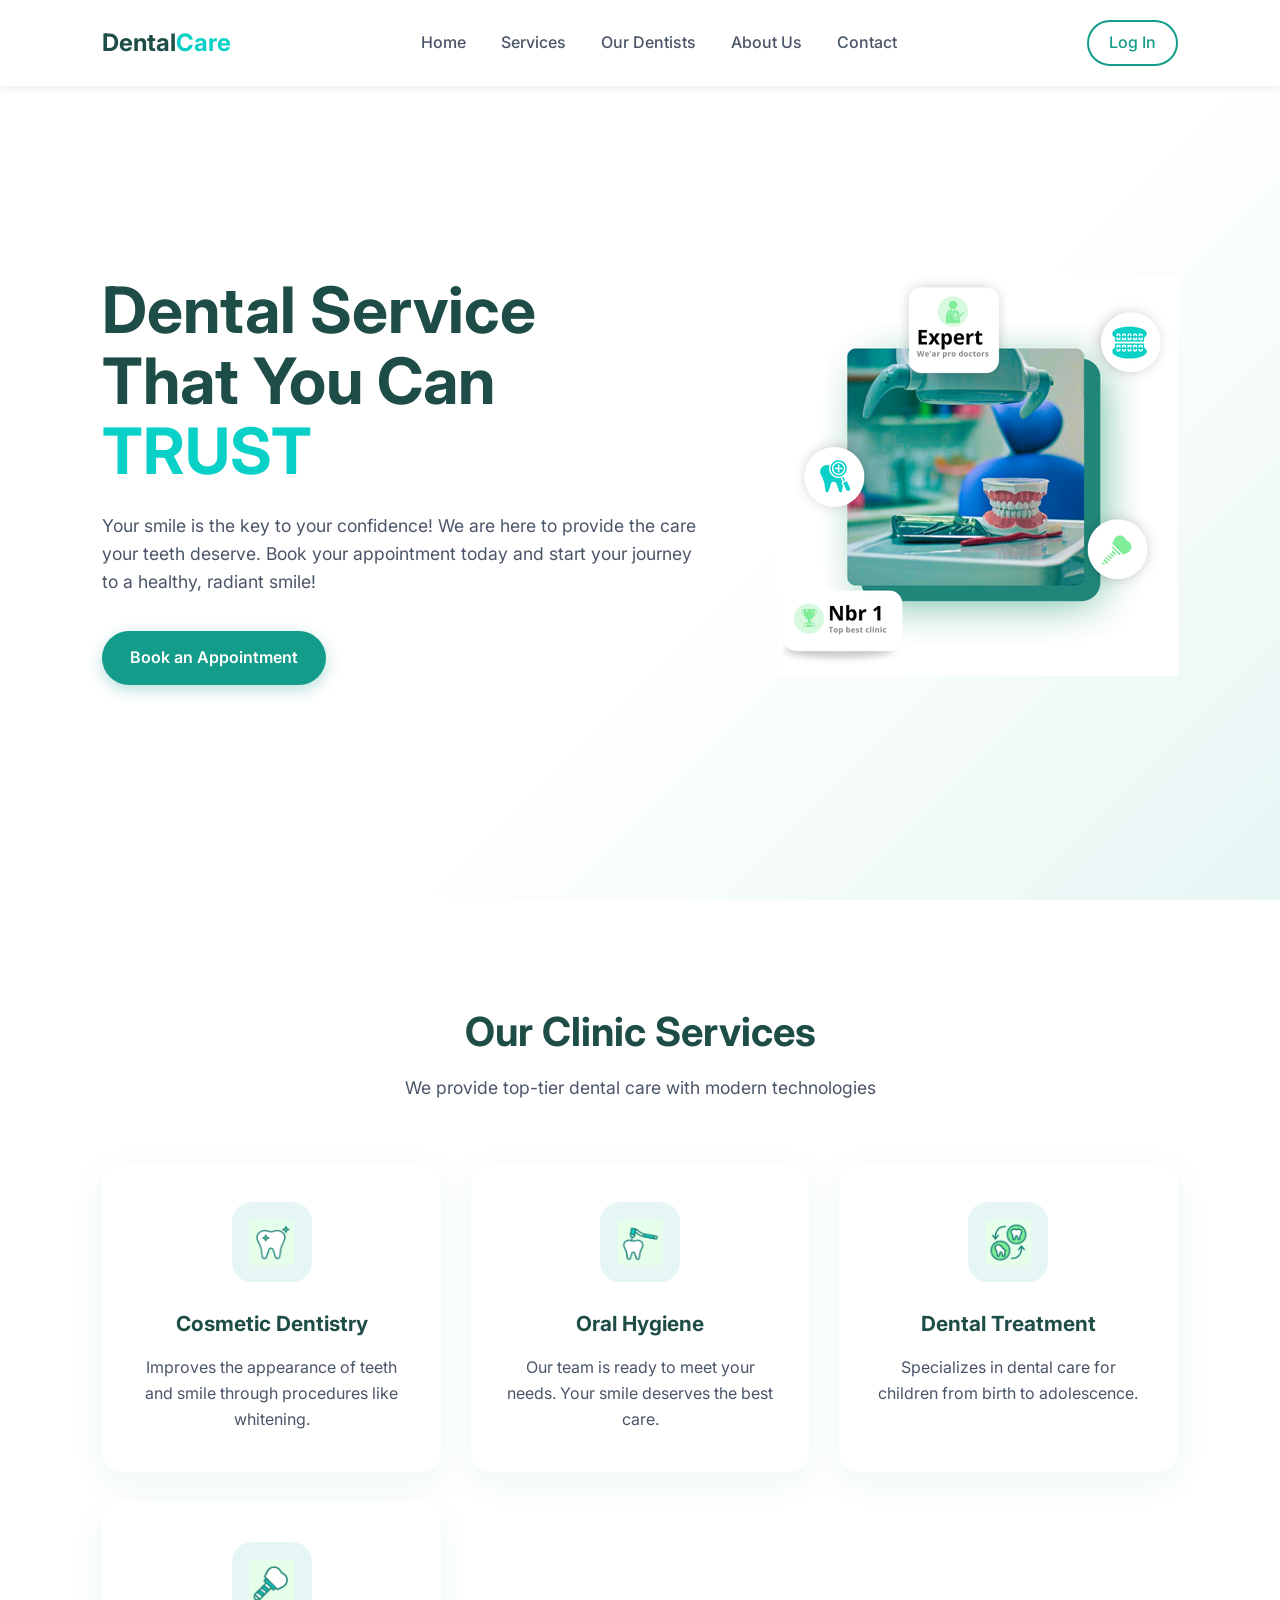
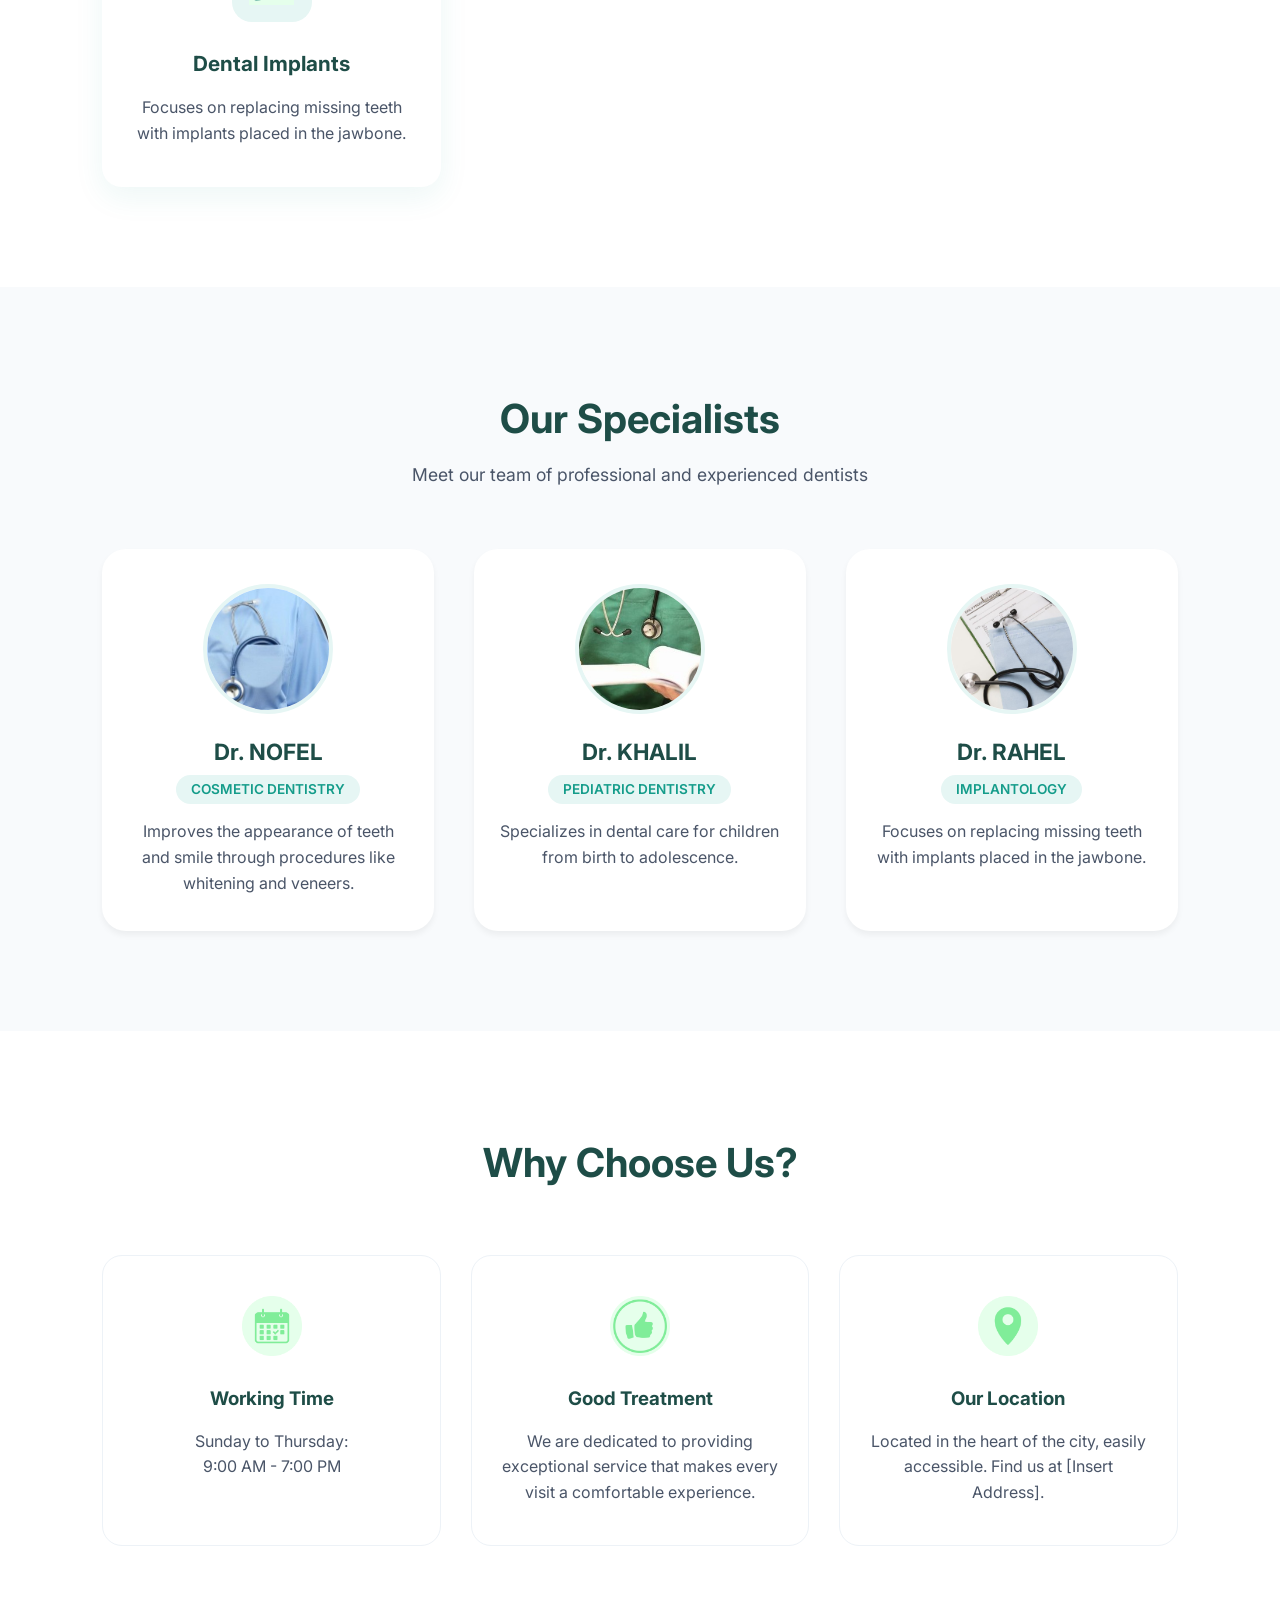
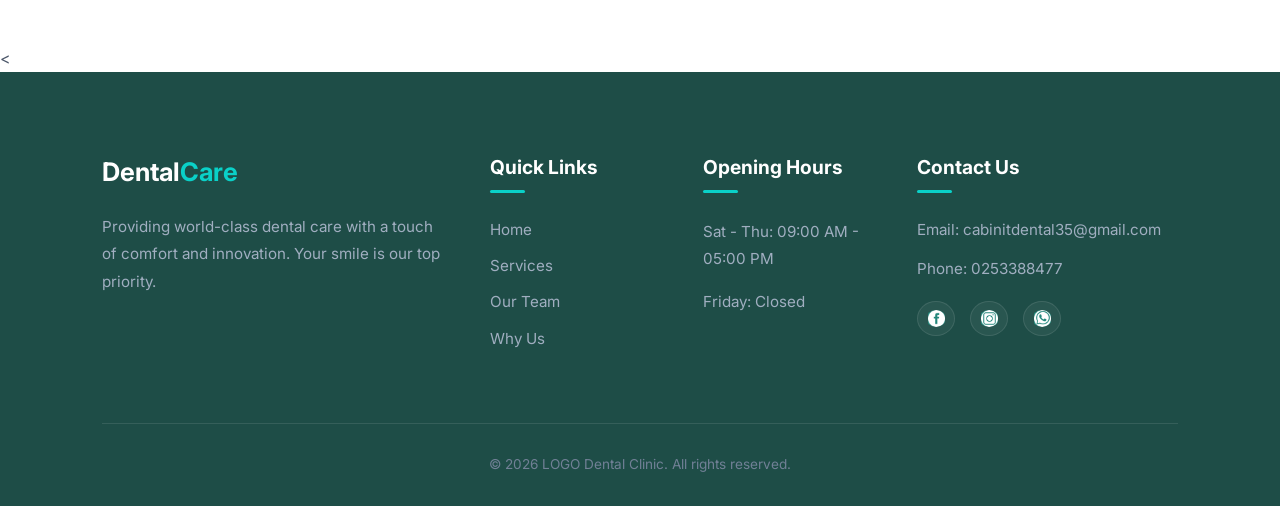
<file: index.html>
<!DOCTYPE html>
<html lang="en">
<head>
    <meta charset="UTF-8">
    <meta http-equiv="X-UA-Compatible" content="IE=edge">
    <meta name="viewport" content="width=device-width, initial-scale=1.0">
    <title>Modern Dental Clinic</title>
    <!-- خط مودرن واحترافي -->
    <link href="https://fonts.googleapis.com/css2?family=Inter:wght@300;400;500;600;700&display=swap" rel="stylesheet">
    <link rel="stylesheet" href="landingpage.css">
    <link rel="icon" href="a.ico">
</head>
<body>

    <!-- Header / Navbar -->
    <header class="navbar">
        <div class="logo">    
            
            <h2>Dental<span>Care</span></h2>
        </div>
        <ul class="nav-links">
            <li><a href="#home">Home</a></li>
            <li><a href="#serv">Services</a></li>
            <li><a href="#menu">Our Dentists</a></li>
            <li><a href="#features">About Us</a></li>
            <li><a href="#extra">Contact</a></li>
        </ul>
        <div class="nav-actions">
            <a href="./login.html" class="btn-secondary">Log In</a>
        </div>
    </header>

    <!-- Hero Section -->
    <main id="home" class="hero">
        <div class="hero-content">
            <h1>Dental Service <br>That You Can <br><span>TRUST</span></h1>
            <p class="hero-subtitle">Your smile is the key to your confidence! We are here to provide the care your teeth deserve. Book your appointment today and start your journey to a healthy, radiant smile!</p>
            <a href="../clientrdv/rdv.php" class="btn-primary">Book an Appointment</a>
        </div>
        <div class="hero-image">
            <img src="14.png" alt="Dental Care">
        </div>
    </main>

    <!-- Services Section -->
    <section id="serv" class="services">
        <div class="section-title">
            <h2>Our Clinic Services</h2>
            <p>We provide top-tier dental care with modern technologies</p>
        </div>
        <div class="services-grid">
            <div class="service-card"> 
                <div class="service-icon-bg">
                    <img src="19.png" alt="Cosmetic">
                </div>
                <h3>Cosmetic Dentistry</h3>
                <p>Improves the appearance of teeth and smile through procedures like whitening.</p>
            </div>
            <div class="service-card">
                <div class="service-icon-bg">
                    <img src="20.png" alt="Hygiene">
                </div>
                <h3>Oral Hygiene</h3>
                <p>Our team is ready to meet your needs. Your smile deserves the best care.</p>
            </div>
            <div class="service-card">
                <div class="service-icon-bg">
                    <img src="21.png" alt="Treatment">
                </div>
                <h3>Dental Treatment</h3>
                <p>Specializes in dental care for children from birth to adolescence.</p>
            </div>
            <div class="service-card">
                <div class="service-icon-bg">
                    <img src="22.png" alt="Implants">
                </div>
                <h3>Dental Implants</h3>
                <p>Focuses on replacing missing teeth with implants placed in the jawbone.</p>
            </div>
        </div>
    </section>

    <!-- Dentists Section -->
    <section id="menu" class="dentists">
        <div class="section-title">
            <h2>Our Specialists</h2>
            <p>Meet our team of professional and experienced dentists</p>
        </div>
        <div class="dentists-grid">
            <div class="dentist-card">
                <div class="avatar-container">
                    <img src="ac_.jpg" alt="Dr. Nofel">
                </div>
                <h3>Dr. NOFEL</h3>
                <span class="specialty">Cosmetic Dentistry</span>
                <p>Improves the appearance of teeth and smile through procedures like whitening and veneers.</p>
            </div>
            <div class="dentist-card">
                <div class="avatar-container">
                    <img src="ab.jpg" alt="Dr. Khalil">
                </div>
                <h3>Dr. KHALIL</h3>
                <span class="specialty">Pediatric Dentistry</span>
                <p>Specializes in dental care for children from birth to adolescence.</p>
            </div>
            <div class="dentist-card">
                <div class="avatar-container">
                    <img src="ad.jpg" alt="Dr. Rahel">
                </div>
                <h3>Dr. RAHEL</h3>
                <span class="specialty">Implantology</span>
                <p>Focuses on replacing missing teeth with implants placed in the jawbone.</p>
            </div>
        </div>
    </section>

    <!-- About / Features Section -->
    <section id="features" class="features">
        <div class="section-title">
            <h2>Why Choose Us?</h2>
        </div>
        <div class="features-grid">
            <div class="feature-card">
                <img src="16.png" alt="Working Time">
                <h3>Working Time</h3>
                <p>Sunday to Thursday:<br>9:00 AM - 7:00 PM</p>
            </div>
            <div class="feature-card">
                <img src="17.png" alt="Treatment">
                <h3>Good Treatment</h3>
                <p>We are dedicated to providing exceptional service that makes every visit a comfortable experience.</p>
            </div>
            <div class="feature-card">
                <img src="15.png" alt="Location">
                <h3>Our Location</h3>
                <p>Located in the heart of the city, easily accessible. Find us at [Insert Address].</p>
            </div>
        </div>
    </section>

    <<footer id="extra" class="footer">
    <div class="footer-container">
        
        <div class="footer-column">
            <div class="footer-logo">
                
               <h2>Dental<span>Care</span></h2>
            </div>
            <p>Providing world-class dental care with a touch of comfort and innovation. Your smile is our top priority.</p>
        </div>

        <div class="footer-column">
            <h3>Quick Links</h3>
            <ul class="footer-links">
                <li><a href="#">Home</a></li>
                <li><a href="#services">Services</a></li>
                <li><a href="#dentists">Our Team</a></li>
                <li><a href="#features">Why Us</a></li>
            </ul>
        </div>

        <div class="footer-column">
            <h3>Opening Hours</h3>
            <p>Sat - Thu: 09:00 AM - 05:00 PM</p>
            <p>Friday: Closed</p>
        </div>

        <div class="footer-column">
            <h3>Contact Us</h3>
            <ul class="contact-info" style="list-style: none;">
                <li>Email: cabinitdental35@gmail.com</li>
                <li>Phone: 0253388477</li>
            </ul>
            <div class="social-icons">
                <img src="2.png" alt="Facebook">
                <img src="3.png" alt="Instagram">
                <img src="4.png" alt="Twitter">
            </div>
        </div>

    </div>

    <div class="footer-bottom">
        <p>&copy; 2026 LOGO Dental Clinic. All rights reserved.</p>
    </div>
</footer>

</body>
</html>
</file>
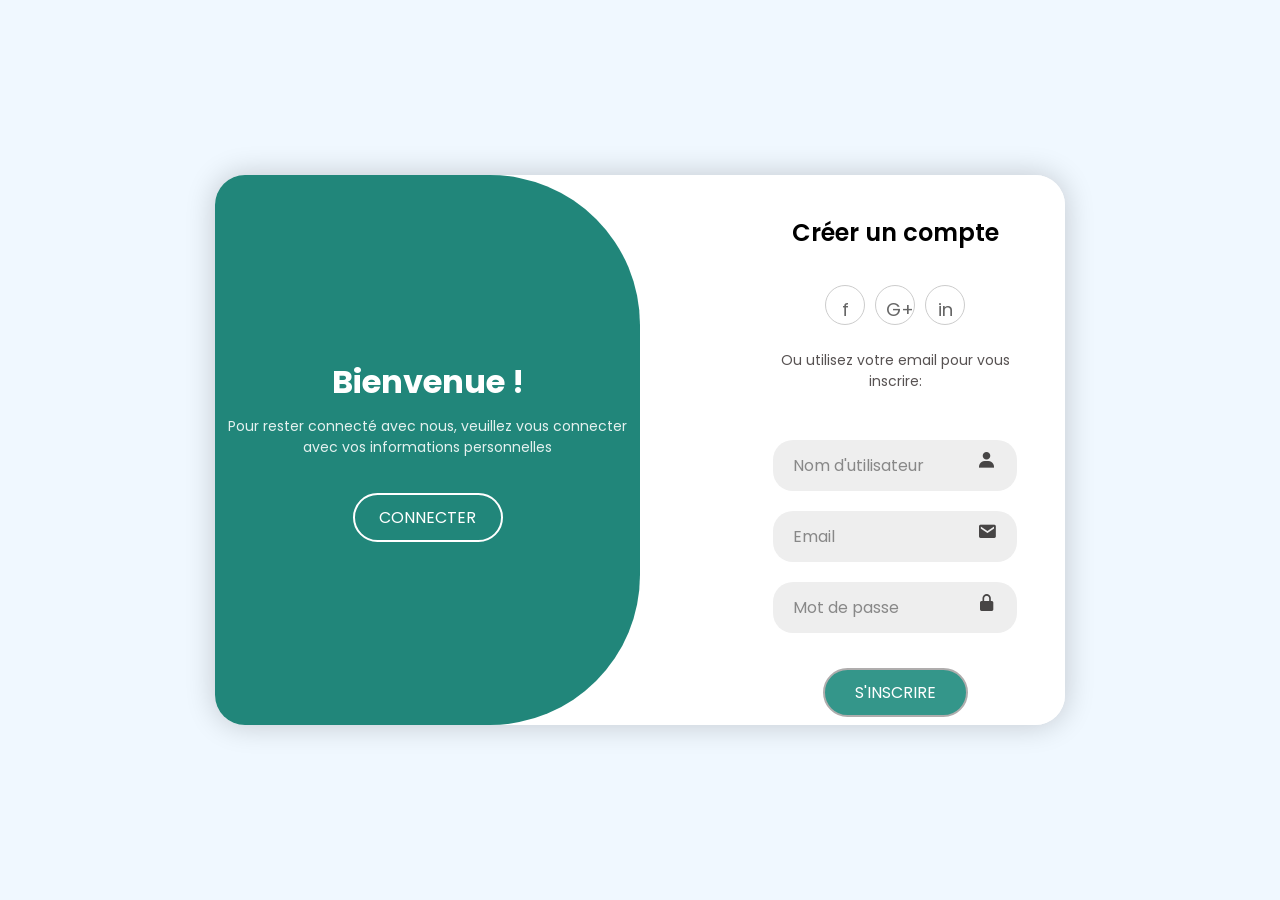
<file: login.html>
<!DOCTYPE html>
<html lang="en">
<head>
  <meta charset="UTF-8">
  <meta name="viewport" content="width=device-width, initial-scale=1.0">
  <title>create account page</title>
      <link rel="stylesheet" href="styles.css">
      <link href='https://unpkg.com/boxicons@2.1.4/css/boxicons.min.css' rel='stylesheet'>
      
      

</head>
<body>
  <div class="container">
        <div class="signup-section create">
         <h2>Créer un compte</h2>

         <div class="social-icons">
          <button class="social-btn">f</button>
          <button class="social-btn">G+</button>
          <button class="social-btn">in</button>
        </div>
         <p class="gris-text">Ou utilisez votre email pour vous inscrire:</p>
          
         <form action="index.php" method="POST">
            <div class="input-box"> 
            <input type="name" name="name" placeholder="Nom d'utilisateur" required><i class='bx bxs-user'></i>
          </div>
            <div class="input-box">
          <input type="email" name="email" placeholder="Email" required><i class='bx bxs-envelope'></i> </div>
          <div class="input-box">
          <input type="password" name="password" placeholder="Mot de passe" required> <i class='bx bxs-lock-alt'></i></div>
           <button   type="submit" name="login" class=" btn">S'INSCRIRE</button>
        </form>
      </div>
      <div class="signup-section signin">
         
        <h2>Se connecter à compte de médecin</h2>
         
        <div class="social-icons">
             <button class="social-btn">f</button>
             <button class="social-btn">G+</button>
             <button class="social-btn">in</button>
           </div>
           <p >Ou utilisez votre compte email</p>
           
           <form action="login.php" method="POST">
            <div class="input-box">
            <input type="email" name="email" placeholder="email" required>
            <i class='bx bxs-envelope'></i>
          </div>
            <div class="input-box"><input type="password" name="password" placeholder="mot de passe" required>
              <i class='bx bxs-lock-alt'></i>
            </div>
             <p class="forgot-password"> <a href="password.html">Mot de passe oublié ?</a></p>
            <button class=" btn" type="submit" name="sign" >SE CONNECTER</button>
            

           </form>
      </div>
    <div class="toggle-box">
        <div class="toggle-panel toggle-left">
           
            <h1>Bienvenue !</h1>
            <p class="white-text">  Pour rester connecté avec nous, veuillez vous connecter avec vos informations personnelles  </p>
            
         <button type="submit" name="login" class=" btn sign-in-btn  " >CONNECTER</button></a>
        </div>  
        <div class="toggle-panel toggle-right"> 
           
              <h1>Bonjour, Docteurs !</h1>
              <p class="white-text">Entrez vos informations personnelles et commencez votre parcours avec nous</p>
             <button    class=" btn sign-up-btn " type="submit" name="signup">S'INSCRIRE</button>
           </div>
    </div>
    
  </div>
  <script src="script.js"></script>
  
</body>
</html>
</file>
<file: landingpage.css>
/* --- CSS Reset & Variables --- */
* {
    margin: 0;
    padding: 0;
    box-sizing: border-box;
    font-family: 'Inter', sans-serif;
    scroll-behavior: smooth;
}

:root {
    --primary: #149c8a;
    --primary-light: #e6f6f4;
    --accent: #0ad1c8;
    --dark: #1e4d47;
    --text: #4a5568;
    --bg-light: #f8fafc;
    --white: #ffffff;
    --shadow: 0 10px 30px rgba(20, 156, 138, 0.08);
    --shadow-sm: 0 4px 6px rgba(0, 0, 0, 0.05);
}

body {
    background-color: var(--white);
    color: var(--text);
    overflow-x: hidden;
    line-height: 1.6;
}

/* --- Global Components --- */
span {
    color: var(--accent);
}

.section-title {
    text-align: center;
    margin-bottom: 60px;
}

.section-title h2 {
    font-size: 2.5rem;
    color: var(--dark);
    margin-bottom: 10px;
}

.section-title p {
    color: var(--text);
    font-size: 1.1rem;
}

/* Buttons */
.btn-primary {
    display: inline-block;
    background-color: var(--primary);
    color: var(--white);
    padding: 14px 28px;
    border-radius: 50px;
    text-decoration: none;
    font-weight: 600;
    transition: all 0.3s ease;
    box-shadow: 0 5px 15px rgba(20, 156, 138, 0.3);
}

.btn-primary:hover {
    transform: translateY(-3px);
    box-shadow: 0 8px 20px rgba(20, 156, 138, 0.4);
    background-color: var(--dark);
}

.btn-secondary {
    display: inline-block;
    border: 2px solid var(--primary);
    color: var(--primary);
    padding: 8px 20px;
    border-radius: 50px;
    text-decoration: none;
    font-weight: 500;
    transition: all 0.3s ease;
}

.btn-secondary:hover {
    background-color: var(--primary);
    color: var(--white);
}

/* --- Navbar --- */
.navbar {
    display: flex;
    justify-content: space-between;
    align-items: center;
    padding: 20px 8%;
    background-color: rgba(255, 255, 255, 0.95);
    backdrop-filter: blur(10px);
    box-shadow: var(--shadow-sm);
    position: fixed;
    top: 0;
    left: 0;
    width: 100%;
    z-index: 1000;
}

.logo {
    display: flex;
    align-items: center;
    gap: 10px;
}

.logo img {
    height: 40px;
}

.logo h2 {
    font-size: 1.5rem;
    color: var(--dark);
    font-weight: 700;
}

.nav-links {
    display: flex;
    list-style: none;
    gap: 35px;
}

.nav-links a {
    text-decoration: none;
    color: var(--text);
    font-weight: 500;
    transition: color 0.3s;
}

.nav-links a:hover {
    color: var(--primary);
}

/* --- Hero Section --- */
.hero {
    min-height: 100vh;
    display: flex;
    align-items: center;
    justify-content: space-between;
    padding: 120px 8% 60px;
    background: linear-gradient(135deg, #ffffff 60%, var(--primary-light) 100%);
}

.hero-content {
    max-width: 600px;
}

.hero-content h1 {
    font-size: 4rem;
    color: var(--dark);
    line-height: 1.1;
    margin-bottom: 25px;
    font-weight: 700;
}

.hero-subtitle {
    font-size: 1.1rem;
    color: var(--text);
    margin-bottom: 35px;
}

.hero-image img {
    max-height: 500px;
    object-fit: contain;
    animation: float 6s ease-in-out infinite;
}

@keyframes float {
    0%, 100% { transform: translateY(0); }
    50% { transform: translateY(-15px); }
}

/* --- Services Section --- */
.services {
    padding: 100px 8%;
    background-color: var(--white);
}

.services-grid {
    display: grid;
    grid-template-columns: repeat(auto-fit, minmax(260px, 1fr));
    gap: 30px;
}

.service-card {
    background-color: var(--white);
    padding: 40px 30px;
    border-radius: 20px;
    box-shadow: var(--shadow);
    transition: transform 0.3s ease, box-shadow 0.3s ease;
    text-align: center;
}

.service-card:hover {
    transform: translateY(-10px);
    box-shadow: 0 15px 35px rgba(20, 156, 138, 0.15);
}

.service-icon-bg {
    width: 80px;
    height: 80px;
    background-color: var(--primary-light);
    border-radius: 20px;
    display: flex;
    align-items: center;
    justify-content: center;
    margin: 0 auto 25px;
}

.service-icon-bg img {
    height: 45px;
}

.service-card h3 {
    color: var(--dark);
    margin-bottom: 15px;
    font-size: 1.3rem;
}

/* --- Dentists Section --- */
.dentists {
    padding: 100px 8%;
    background-color: var(--bg-light);
}

.dentists-grid {
    display: grid;
    grid-template-columns: repeat(auto-fit, minmax(280px, 1fr));
    gap: 40px;
}

.dentist-card {
    background: var(--white);
    border-radius: 24px;
    padding: 35px 25px;
    text-align: center;
    box-shadow: var(--shadow-sm);
    transition: all 0.3s ease;
}

.dentist-card:hover {
    transform: translateY(-5px);
    box-shadow: var(--shadow);
}

.avatar-container {
    width: 130px;
    height: 130px;
    margin: 0 auto 20px;
    border-radius: 50%;
    overflow: hidden;
    border: 4px solid var(--primary-light);
}

.avatar-container img {
    width: 100%;
    height: 100%;
    object-fit: cover;
}

.dentist-card h3 {
    color: var(--dark);
    font-size: 1.4rem;
    margin-bottom: 5px;
}

.specialty {
    display: inline-block;
    background-color: var(--primary-light);
    color: var(--primary);
    padding: 4px 15px;
    border-radius: 50px;
    font-size: 0.85rem;
    font-weight: 600;
    margin-bottom: 15px;
    text-transform: uppercase;
}

/* --- Features Section --- */
.features {
    padding: 100px 8%;
}

.features-grid {
    display: grid;
    grid-template-columns: repeat(auto-fit, minmax(280px, 1fr));
    gap: 30px;
}

.feature-card {
    background: var(--white);
    padding: 40px 30px;
    border-radius: 20px;
    border: 1px solid #edf2f7;
    text-align: center;
}

.feature-card img {
    height: 60px;
    margin-bottom: 20px;
}

.feature-card h3 {
    color: var(--dark);
    margin-bottom: 15px;
}
/* --- Footer --- */
.footer {
    background-color: var(--dark);
    color: var(--white);
    padding: 80px 8% 30px;
    font-size: 0.95rem;
}

.footer-container {
    display: grid;
    grid-template-columns: 2fr 1fr 1fr 1.5fr; /* تقسيم عصري لأربعة أعمدة */
    gap: 40px;
    margin-bottom: 60px;
}

.footer-column h3 {
    font-size: 1.2rem;
    margin-bottom: 25px;
    position: relative;
    padding-bottom: 10px;
    color: var(--white);
}

/* الخط الصغير لي يجي تحت عنوان كل عمود */
.footer-column h3::after {
    content: '';
    position: absolute;
    left: 0;
    bottom: 0;
    width: 35px;
    height: 3px;
    background-color: var(--accent);
    border-radius: 20px;
}

.footer-logo {
    display: flex;
    align-items: center;
    gap: 10px;
    margin-bottom: 20px;
}

.footer-logo h2 {
    color: var(--white);
    font-size: 1.6rem;
}

.footer-column p {
    color: #a0aec0;
    line-height: 1.8;
    margin-bottom: 15px;
}

/* روابط الفوتر */
.footer-links {
    list-style: none;
}

.footer-links li {
    margin-bottom: 12px;
}

.footer-links a {
    color: #a0aec0;
    text-decoration: none;
    transition: all 0.3s ease;
    display: inline-block;
}

.footer-links a:hover {
    color: var(--accent);
    transform: translateX(5px); /* حركة خفيفة لليمين عند الـ hover */
}

/* معلومات الإتصال */
.contact-info li {
    display: flex;
    align-items: center;
    gap: 12px;
    color: #a0aec0;
    margin-bottom: 15px;
}

/* أيقونات التواصل الاجتماعي */
.social-icons {
    display: flex;
    gap: 12px;
    margin-top: 20px;
}

.social-icons img {
    height: 38px;
    width: 38px;
    padding: 8px;
    background: rgba(255, 255, 255, 0.05);
    border-radius: 50%;
    object-fit: contain;
    cursor: pointer;
    transition: all 0.3s ease;
    border: 1px solid rgba(255, 255, 255, 0.1);
}

.social-icons img:hover {
    background: var(--accent);
    transform: translateY(-5px);
    border-color: var(--accent);
}

/* الجزء السفلي (حقوق النشر) */
.footer-bottom {
    text-align: center;
    padding-top: 30px;
    border-top: 1px solid rgba(255, 255, 255, 0.1);
}

.footer-bottom p {
    color: #718096;
    font-size: 0.85rem;
}

/* متوافق مع الهواتف والتابلت */
@media (max-width: 992px) {
    .footer-container {
        grid-template-columns: 1fr 1fr; /* يرجعو زوج أعمدة في التابلت */
    }
}

@media (max-width: 576px) {
    .footer-container {
        grid-template-columns: 1fr; /* يرجع عمود واحد في الهواتف */
        gap: 30px;
    }
    .footer {
        padding: 60px 5% 20px;
    }
}

.social-icons {
    display: flex;
    gap: 15px;
    margin-top: 20px;
}

.social-icons img {
    height: 35px;
    cursor: pointer;
    transition: opacity 0.3s;
}

.social-icons img:hover {
    opacity: 0.7;
}

/* --- Responsive Media Queries --- */
@media (max-width: 992px) {
    .hero {
        flex-direction: column;
        text-align: center;
        padding-top: 140px;
    }
    .hero-content {
        margin-bottom: 50px;
    }
    .hero-content h1 {
        font-size: 3rem;
    }
    .nav-links {
        display: none; /* هنا تقدر تزيد هامبرغر من بعد بالـ JS */
    }
}
</file>
<file: styles.css>
@import url('https://fonts.googleapis.com/css2?family=Poppins:wght@300;400;500;600;700;800;900&display=swap');
*{
    box-sizing: border-box;
margin: 0;
padding: 0;
font-family:  'Poppins',sans-serif;
 }
body{
    display: flex;
    align-items: center;
    justify-content: center;
    min-height: 100vh;
    background-color: aliceblue;
}
.container {
    position: relative;
    width:850px;
    height: 550px;
    background: #fff;
    border-radius: 30px;
   box-shadow: 0 0 30px rgba(0,0,0, 0.2);
   overflow: hidden;

  }
  .signup-section{
    flex: 1;
    position: absolute;
    right: 0;
    width: 50%;
    height: 100%;
    
    background-color: #fff;
    display: flex;
    align-items: center;
    color: #333;
    text-align: center;
    flex-direction: column;
    transition: .6s ease-in-out 1.2s, visibility 0s 1s;
   z-index: 1;
    
  }
  .container.active .signup-section{
    right: 50%;
  }
  .signup-section.signin{
    visibility: hidden;
  }
  .container.active .signup-section.signin{
    visibility: visible;
  }
  .create{
    width: 40%;
    padding:40px;
    display:flex;
    flex-direction:column;
    align-items:center;
  }
  form{
    width: 100%;
    padding: 8px;
    }
  h2{margin-bottom:20px;
    color:  black;
    font-weight: 600;
    
}
  p{color: hwb(0 32% 66%);
    text-align: center;
    font-size: 14px;
    margin: 10px 0;
   margin-bottom: 20px;}
   .input-box{
    position: relative;
    margin: 20px 0;
   }
   .input-box input{
    width: 100%;
    padding: 13px 50px 13px 20px;
    background-color: #eee;
    border-radius: 20px;
    border: none;
    outline: none;
    font-size: 16px;
    color: #333;
    font-weight: 500;
   }
   .input-box input::placeholder{
    color: #888;
    font-weight: 400;
   }
.input-box i{
    position: absolute;
    right: 20px;
    top: 50px;
    transform: translateY(-200%);
    font-size: 20px;
    color: #474545;
}
.forgot-password{
    margin: -15px 0 15px;

}
.forgot-password a{
    font-size: 14.5px;
    color: #333;
    text-decoration: none;

}
.btn{
    background-color: #34968a;
    color: white;
    padding: 10px 30px;
    font-size: 16px;
    border: 2px solid #afadad; 
    border-radius: 25px;
    cursor:pointer;
    transition:background_color 0.3s;
    margin-top: 15px;
    }
    .btn:hover{
        background-color:#21867a;
    }


.social-icons{
    display: flex;
    justify-content: center;
    gap: 10px;
    margin: 15px 0;}
    .social-btn{
        background-color: #ffffff;
        border: 1px solid #ccc;
        border-radius: 50%;
        padding: 10px;
        width: 40px;
        height: 40px;
        font-size: 18px;
        color: #666666;
        cursor: pointer;
        transition: background-color 0.3s;

    }
    .white-text{
        color: hsla(0, 0%, 100%, 0.884);
      }
    .social-btn:hover{
        background-color: #f2f2f2;
    }
    .toggle-box{
        position: absolute;
        width: 100%;
        height: 100%;
    }
    
    .toggle-panel{
        position: absolute;
        width: 50%;
        height: 100%;
         
        color: #fff;
        display:flex ;
        flex-direction: column;
     justify-content: center;
     align-items: center;
     z-index: 2;
     transition: .6s ease-in-out;
    }
    .toggle-panel.btn{
        width: 160px;
        height: 46px;
        background: transparent;
        border: 2px solid #fff;
        box-shadow: none;
    }
    .toggle-panel.toggle-left{
        left:0;
        transition-delay: 1.2s;
    }
    .container.active .toggle-panel.toggle-left{
        left: -50%;
        transition-delay: .6s;
    }
    .toggle-panel.toggle-right{
        right: -50%;
        transition-delay: .6s;
    }
    .container.active .toggle-panel.toggle-right{
        right: 0;
        transition-delay:1.2s ;
    }

    .toggle-panel p{
        margin-bottom: 20px;
    }
    .toggle-box::before{
        content: '';
        position: absolute;
        left: -250%;
        width: 300%;
        height: 100%;
        background: #21867a;
        border-radius:150px;
        z-index: 2;
        transition: 1.8s ease-in-out;
    }
    .container.active .toggle-box::before{
        left:50%;
    } 

    .sign-in-btn{
        background-color: transparent;
        color: white;
        border: 2px solid white;
        padding: 10px 30px;
        font-size: 16px;
        border-radius: 25px;
        cursor: pointer;
        transition: background-color 0.3s,color 0.3s;
         
    }
    
    .sign-in-btn:hover{
        background-color: white;
        color: #21867a;}
        button.sign-in-btn{
            width:150px;
            padding:10px 20px;
            display: block;
            margin-left: auto;
            margin-right: auto;
        }
        .sign-up-btn{
            background-color: transparent;
            color: white;
            border: 2px solid white;
            padding: 10px 30px;
            font-size: 16px;
            border-radius: 25px;
            cursor: pointer;
            transition: background-color 0.3s,color 0.3s;
             
        }
        
        .sign-up-btn:hover{
            background-color: white;
            color: #21867a;}
            button.sign-up-btn{
                width:150px;
                padding:10px 20px;
                display: block;
                margin-left: auto;
                margin-right: auto;
            }
            .signin {
                width: 40%;
                padding:40px;
                display:flex;
                flex-direction:column;
                align-items:center;

            }
</file>
